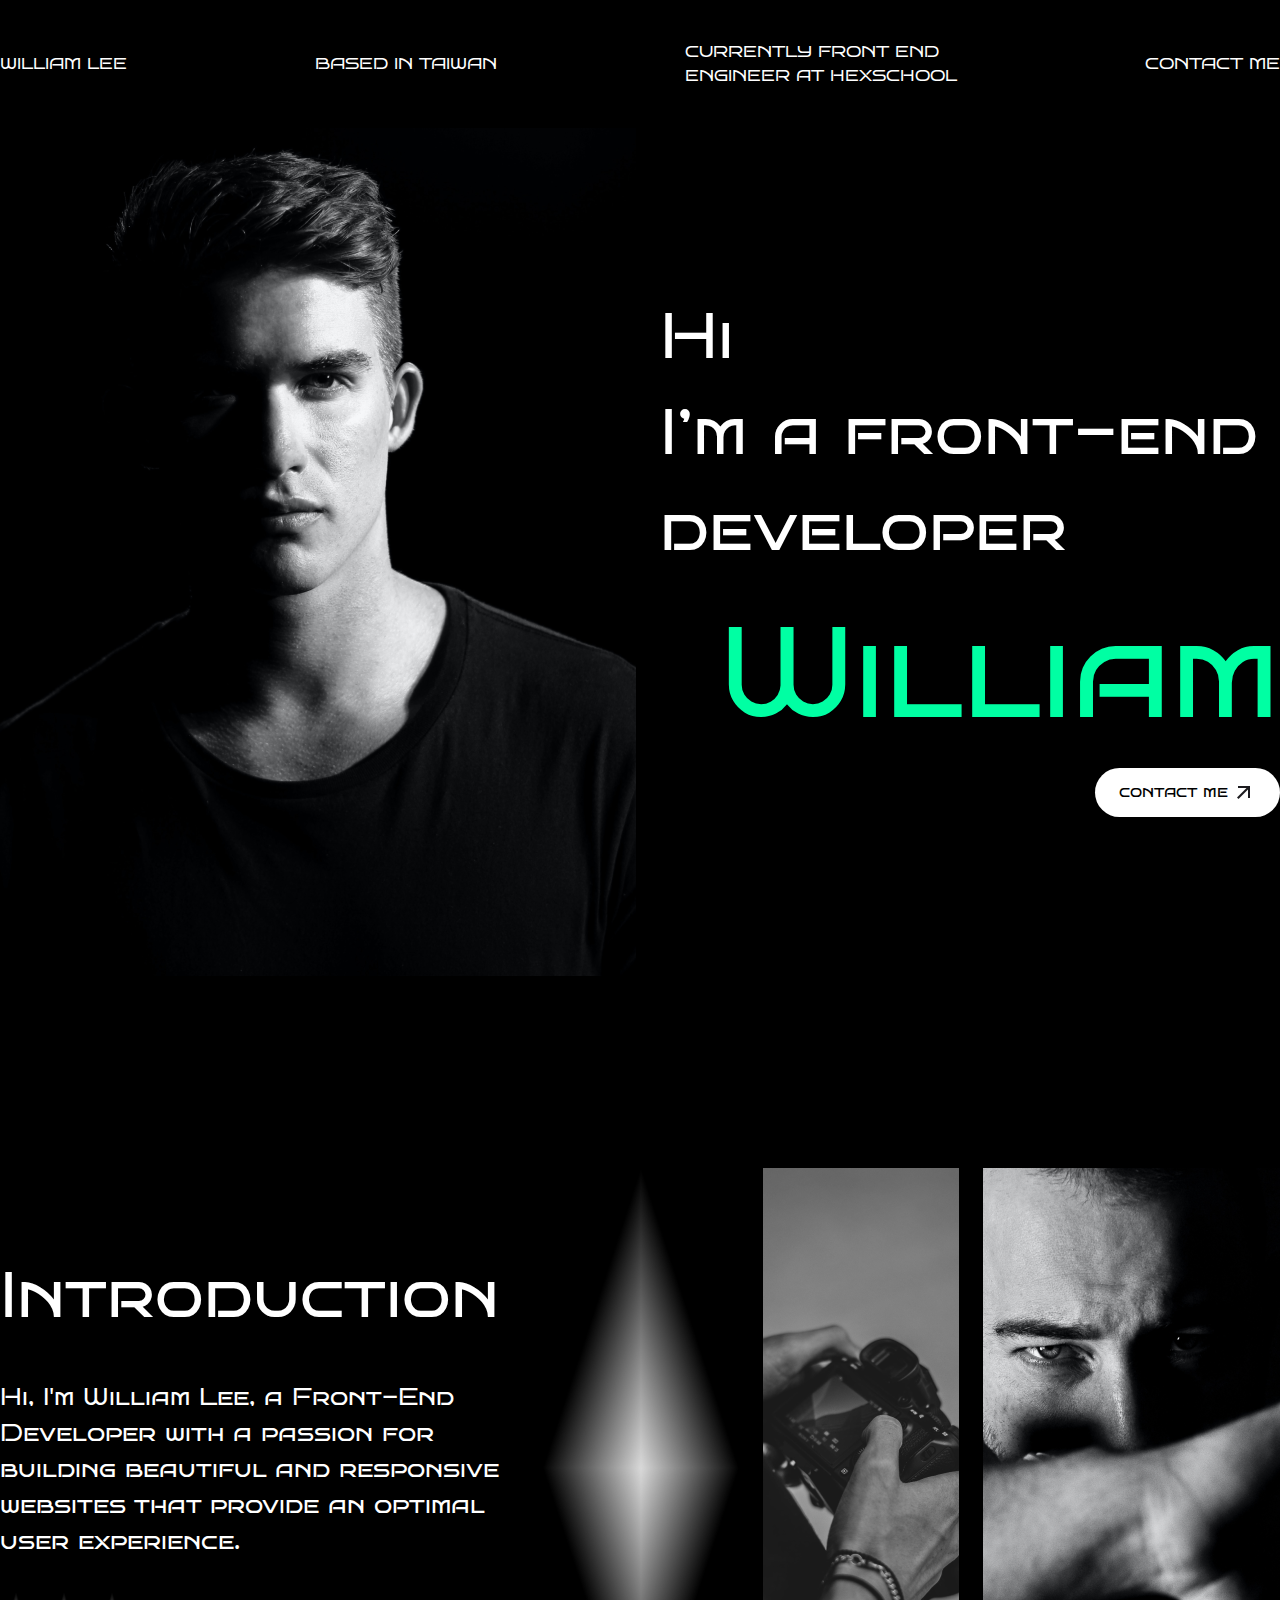
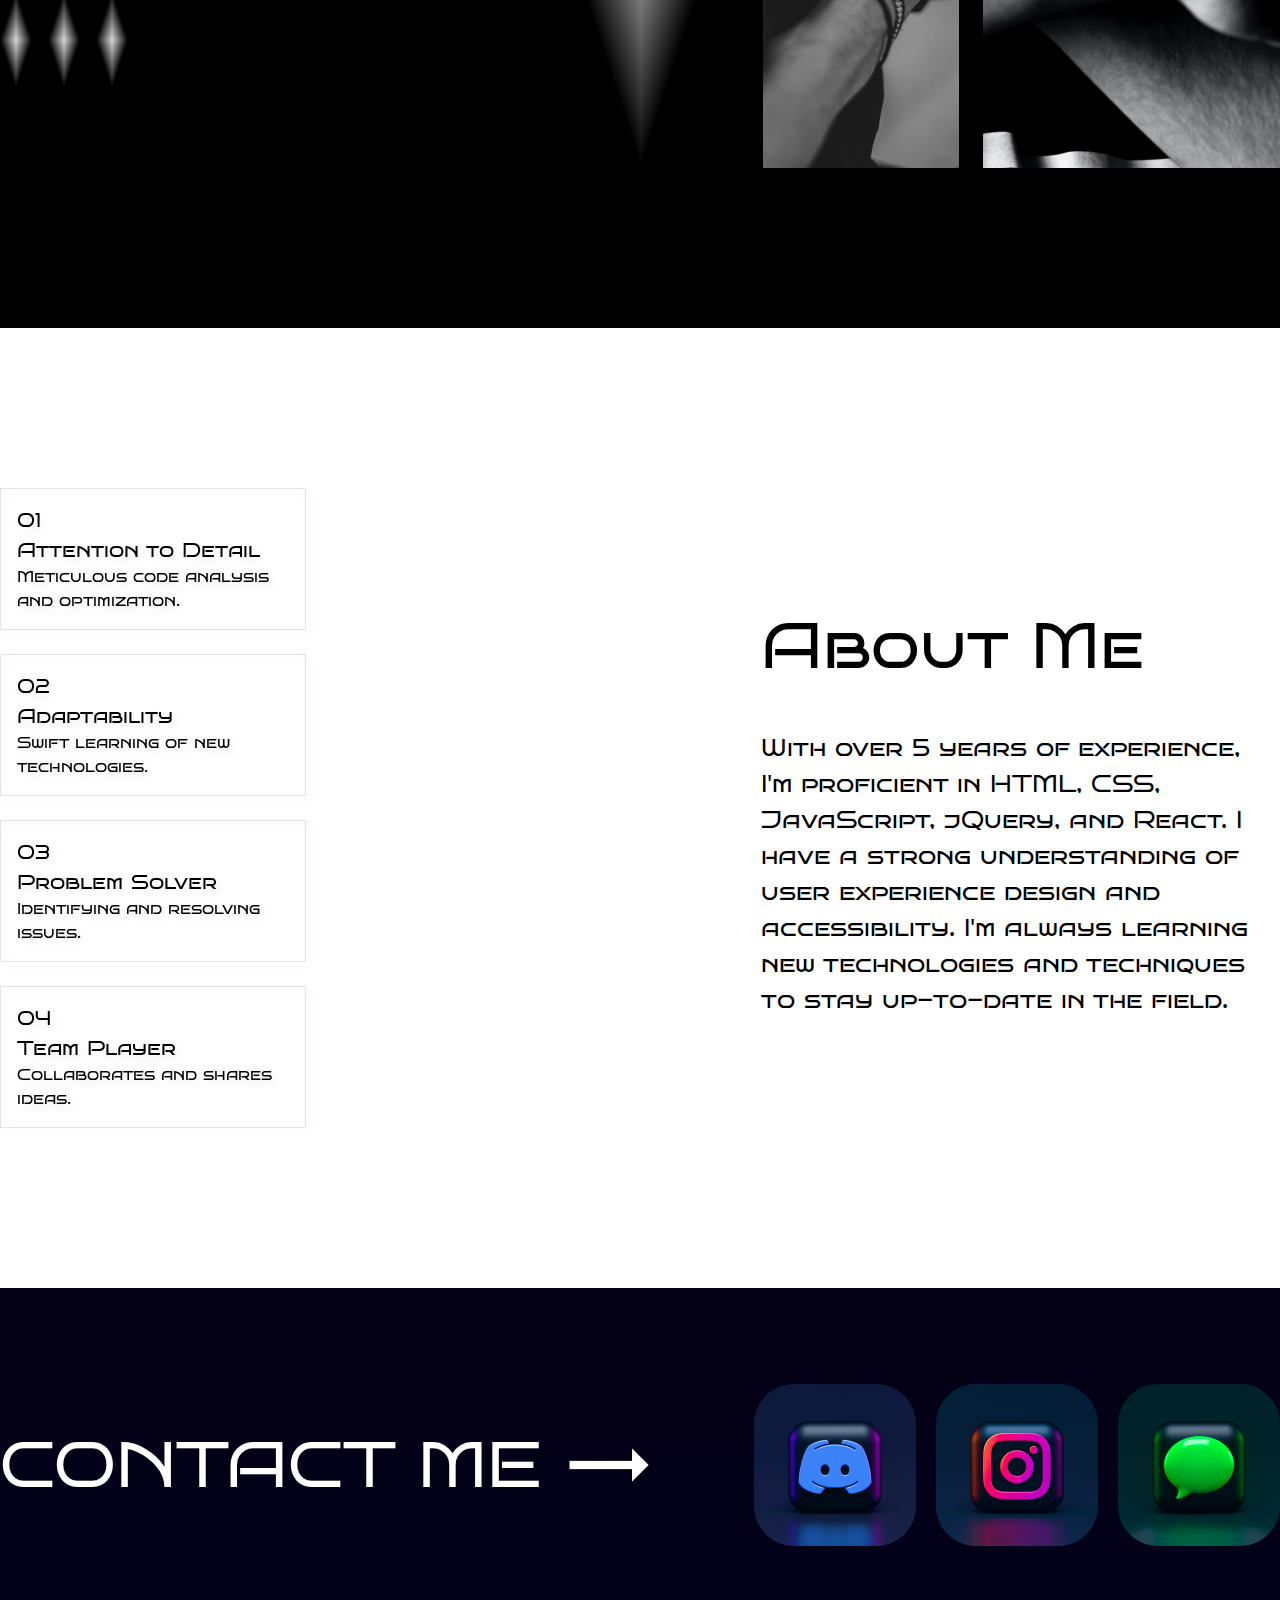
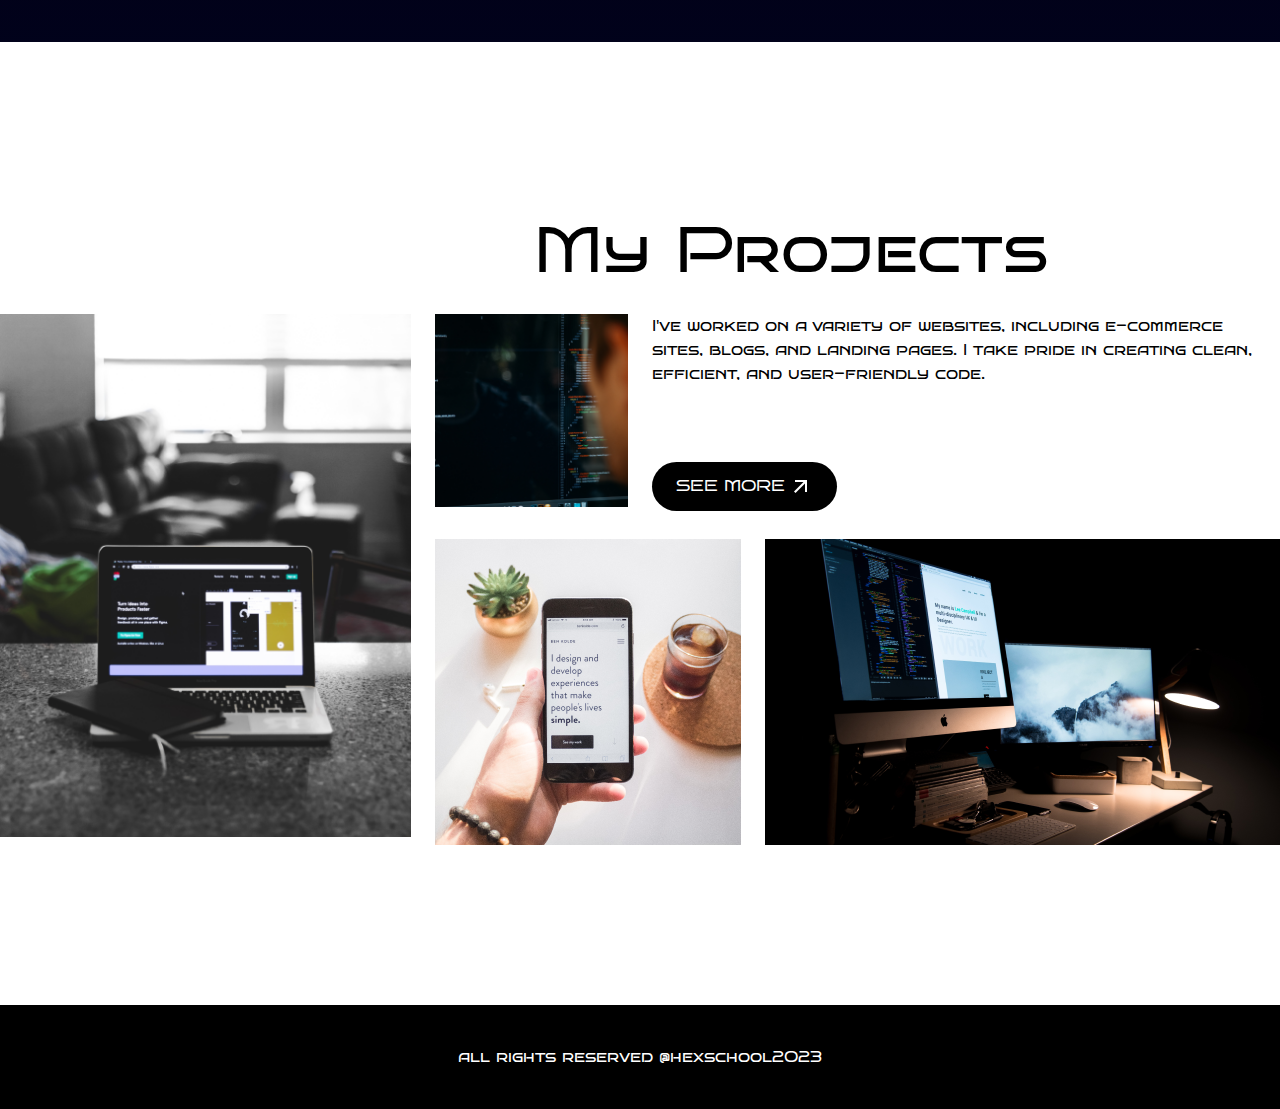
<file: week2/week2 (modified).html>
<!DOCTYPE html>
<html lang="en">
  <head>
    <meta charset="UTF-8" />
    <meta name="viewport" content="width=device-width, initial-scale=1.0" />
    <title>第二週 - 個人網站</title>
    <link rel="preconnect" href="https://fonts.googleapis.com" />
    <link rel="preconnect" href="https://fonts.gstatic.com" crossorigin />
    <link
      href="https://fonts.googleapis.com/css2?family=Bruno+Ace+SC&display=swap"
      rel="stylesheet"
    />
    <link rel="stylesheet" href="css/reset.css" />
    <link rel="stylesheet" href="css/week2 (modified).css" />
    <link rel="stylesheet" href="css/utilities.css">
  </head>
  <body>
    <div class="container pb-32">
      <nav class="py-40">
        <ul class="flex justify-between items-center">
          <li class="text-white">
            WILLIAM LEE
          </li>
          <li class="text-white">
            BASED IN TAIWAN
          </li>
          <li class="text-white">
            CURRENTLY FRONT END<br />ENGINEER AT HEXSCHOOL
          </li>
          <li>
            <a href="#" class="text-white">CONTACT ME</a>
          </li>
        </ul>
      </nav>

      <div class="flex items-center gap-24 text-white">
        <img src="./images-2023week2/people.png" alt="" />
        <div class="w-636">
          <p class="text-64">Hi<br />I’m a front-end developer</p>
          <h1 class="text-128 text-green text-right">William</h1>
          <div class="text-right">
            <a href="" class="btn-white text-black inline-block"
              >contact me<img
                src="./images-2023week2/arrow_outward.png"
                alt=""
                class="pl-4"
            /></a>
          </div>
        </div>
      </div>
    </div>

    <div class="bg-1 py-160">
      <div class="container flex gap-24 items-center">
        <div class="text-white w-526">
          <h2 class="text-64 mb-36">Introduction</h2>
          <p class="text-24 mb-32">Hi, I'm William Lee, a Front-End Developer with a passion for building beautiful and responsive websites that provide an optimal user experience.</p>
          <div class="flex gap-16 w-128 h-98">
            <img src="./images-2023week2/sparkle.png" alt="sparkle"></img>
            <img src="./images-2023week2/sparkle.png" alt="sparkle"></img>
            <img src="./images-2023week2/sparkle.png" alt="sparkle"></img>
          </div>
        </div>
        <div class="flex gap-24">
          <img src="./images-2023week2/sparkle.png" alt="sparkle"></img>
          <img src="./images-2023week2/photographer.png" alt="photographer"></img>
          <img src="./images-2023week2/people-2.png" alt=""></img>
        </div>
      </div>
    </div>
    <div class="bg-white py-160">
      <div class="container flex gap-134 items-center">
        <div class="w-636 flex flex-wrap gap-24">
          <div>
            <ul class="w-306 gap-4 p-16 border">
              <li class="text-20">01</li>
              <li class="text-20">Attention to Detail</li>
              <li>Meticulous code analysis and optimization.</li>
            </ul>
          </div>
          <div>
            <ul class="w-306 gap-4 p-16 border">
              <li class="text-20">02</li>
              <li class="text-20">Adaptability</li>
              <li>Swift learning of new technologies.</li>
            </ul>
          </div>
          <div>
            <ul class="w-306 gap-4 p-16 border">
              <li class="text-20">03</li>
              <li class="text-20">Problem Solver</li>
              <li>Identifying and resolving issues.</li>
            </ul>
          </div>
          <div>
            <ul class="w-306 gap-4 p-16 border">
              <li class="text-20">04</li>
              <li class="text-20">Team Player</li>
              <li>Collaborates and shares ideas.</li>
            </ul>
          </div>
        </div>
        <div class="w-526">
          <h2 class="text-64 mb-36">About Me</h2>
          <p class="text-24">With over 5 years of experience, I'm proficient in HTML, CSS, JavaScript, jQuery, and React. I have a strong understanding of user experience design and accessibility. I'm always learning new technologies and techniques to stay up-to-date in the field.</p>
        </div>
      </div>
    </div>

    <div class="bg-gradient py-96">
      <div class="container flex justify-between items-center">
        <div class="flex gap-16 items-center">
          <p class="text-white text-64 inline-block"
            >CONTACT ME</p>
          <img
              src="./images-2023week2/trending_flat_black_24dp 1.png"
              alt="block"
          />
        </div>
        <div class="media-menu">
          <ul class="flex gap-20">
            <li class="media-item">
              <a href="#">
                <img
                  src="./images-2023week2/discord.png"
                  alt="discord"
                />
              </a>
            </li>
            <li class="media-item">
              <a href="#">
                <img
                  src="./images-2023week2/instagram.png"
                  alt="instagram"
                />
              </a>
            </li>
            <li class="media-item">
              <a href="#">
                <img
                  src="./images-2023week2/message.png"
                  alt="message"
                />
              </a>
            </li>
          </ul>
        </div>
      </div>
    </div>

    <div class="bg-white py-160">
      <div class="container flex-cloumn">
        <h2 class="text-64 w-746 ml-auto mb-16">My Projects</h2>
        <div class="flex gap-24">
          <div>
            <img src="./images-2023week2/Rectangle 10.png" alt="">
          </div>

          <div>
            <div class="flex gap-24 mb-28">
              <div>
                <img src="./images-2023week2/Rectangle 15.png" alt="" />
              </div>
              <div class="w-636">
                <p class="mb-76">I've worked on a variety of websites, including e-commerce sites, blogs, and landing pages. I take pride in creating clean, efficient, and user-friendly code.</p>
                <div>
                  <a href="" class="btn-black text-white inline-block"
                    >SEE MORE<img
                      src="./images-2023week2/arrow_outward-white.png"
                      alt=""
                      class="pl-4"
                  /></a>
                </div>
              </div>
            </div>

            <div class="flex gap-24">
              <img src="./images-2023week2/Rectangle 14.png" alt="">
              <img src="./images-2023week2/Rectangle 29.png" alt="">
            </div>
          </div>
        </div>
      </div>
    </div>

    <footer>
      <div class="py-40">
        <p class="text-white text-certer">all rights reserved @hexschool2023</p>
      </div>
    </footer>
  </body>
</html>
</file>
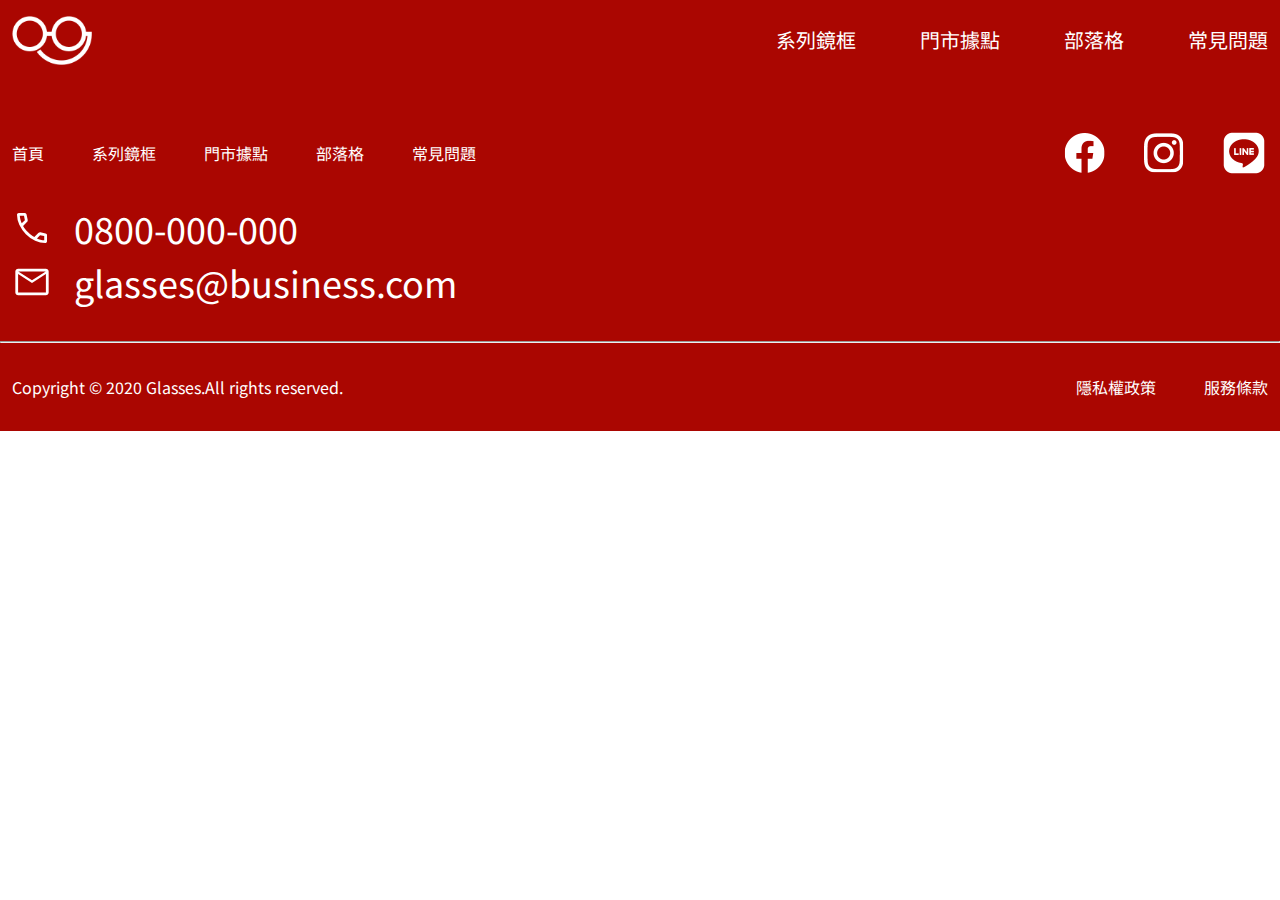
<file: week3/week3.html>
<!DOCTYPE html>
<html lang="en">
  <head>
    <meta charset="UTF-8" />
    <meta name="viewport" content="width=device-width, initial-scale=1.0" />
    <title>第三週 - RWD 網站</title>
    <link rel="preconnect" href="https://fonts.googleapis.com" />
    <link rel="preconnect" href="https://fonts.gstatic.com" crossorigin />
    <link
      href="https://fonts.googleapis.com/css2?family=Noto+Sans+TC:wght@100..900&family=Roboto:ital,wght@0,100;0,300;0,400;0,500;0,700;0,900;1,100;1,300;1,400;1,500;1,700;1,900&display=swap"
      rel="stylesheet"
    />
    <link
      rel="stylesheet"
      href="https://fonts.googleapis.com/css2?family=Material+Symbols+Outlined:opsz,wght,FILL,GRAD@20..48,100..700,0..1,-50..200"
    />
    <link rel="stylesheet" href="css/reset.css" />
    <link rel="stylesheet" href="css/week3.css" />
  </head>
  <body>
    <nav class="bg-red">
      <div
        class="nav-container py-16 flex items-center justify-between md-flex-wrap md-pb-0 container"
      >
        <img
          src="images-week3-4/logo-white.png"
          alt="logo"
          class="w-80 logo-image"
        />
        <div>
          <ul class="nav-menu flex md-flex-wrap gap-64">
            <li class="md-w50">
              <a href="#" class="text-white text-20 md-text-16">系列鏡框</a>
            </li>
            <li class="md-w50">
              <a href="#" class="text-white text-20 md-text-16">門市據點</a>
            </li>
            <li class="md-w50">
              <a href="#" class="text-white text-20 md-text-16">部落格</a>
            </li>
            <li class="md-w50">
              <a href="#" class="text-white text-20 md-text-16">常見問題</a>
            </li>
          </ul>
        </div>
      </div>
    </nav>

    <footer class="bg-red">
      <div class="flex flex-col footer-md-flex md-pt-24 container">
        <div class="flex items-center justify-between pt-48 md-pt-0 mb-24">
          <div class="hidden">
            <ul class="flex gap-48">
              <li><a href="#" class="text-white">首頁</a></li>
              <li><a href="#" class="text-white">系列鏡框</a></li>
              <li><a href="#" class="text-white">門市據點</a></li>
              <li><a href="#" class="text-white">部落格</a></li>
              <li><a href="#" class="text-white">常見問題</a></li>
            </ul>
          </div>
          <div>
            <ul class="media-menu flex gap-32">
              <li class="media-item">
                <a href="#">
                  <img
                    src="./images-week3-4/ic-social-fb.png"
                    alt="fb"
                    class="w-48"
                  />
                </a>
              </li>
              <li class="media-item">
                <a href="#">
                  <img
                    src="./images-week3-4/ic_social_ig.png"
                    alt="instagram"
                    class="w-48"
                  />
                </a>
              </li>
              <li class="media-item">
                <a href="#">
                  <img
                    src="./images-week3-4/ic_social_line.png"
                    alt="line"
                    class="w-48"
                  />
                </a>
              </li>
            </ul>
          </div>
        </div>
        <div class="mb-32 md-mb-20">
          <ul class="contact-menu">
            <li class="flex gap-22 md-gap-11">
              <img
                src="images-week3-4/call_36dp_FFFFFF_FILL0_wght400_GRAD0_opsz40.svg"
                alt=""
                class="contact-image"
              />
              <a href="tel:0800-000-000" class="text-white text-36 md-text-16"
                >0800-000-000</a
              >
            </li>
            <li class="flex gap-22 md-gap-11">
              <img
                src="images-week3-4/mail_36dp_FFFFFF_FILL0_wght400_GRAD0_opsz40.svg"
                alt=""
                class="contact-image"
              />
              <a
                href="mailto:glasses@business.com"
                class="text-white text-36 md-text-16"
                >glasses@business.com</a
              >
            </li>
          </ul>
        </div>
      </div>

      <hr class="hr mb-32 md-mb-20 container" />
      <div class="flex justify-between md-flex-col container">
        <p class="text-white">Copyright © 2020 Glasses.All rights reserved.</p>
        <div class="terms flex md-flex-col gap-48 mb-32">
          <a href="#" class="text-white">隱私權政策</a>
          <a href="#" class="text-white">服務條款</a>
        </div>
      </div>
    </footer>
  </body>
</html>
</file>
<file: week2/css/week2 (modified).css>
*,
*:before,
*:after {
  box-sizing: border-box;
}

body {
  font-family: "Bruno Ace SC", sans-serif;
  line-height: 1.5;
  background: #000000;
}

img {
  max-width: 100%;
  height: auto;
  /*  清除圖片下方的空間  */
  vertical-align: middle;
}

a {
  text-decoration: none;
}

.container {
  max-width: 1296px;
  margin: 0 auto;
}

.border {
  border-width: 1px;
  border-style: solid;
  border-color: #e3e3e3;
  filter: drop-shadow(4px 4px 4px rgba(0, 0, 0, 0.08));
  /* box-shadow: 4px 4px 4px 0px rgba(0, 0, 0, 0.08); */
}

.media-item img:hover {
  border-radius: 40px;
  box-shadow: 0px 0px 16px 3px rgba(144, 148, 255, 0.9),
    0px 4px 4px 0px rgba(0, 0, 0, 0.25);
}
</file>
<file: week2/css/utilities.css>
.w-746 {
  width: 746px;
}
.w-636 {
  width: 636px;
}
.w-526 {
  width: 526px;
}
.w-306 {
  width: 306px;
}
.w-128 {
  width: 128px;
}

.h-98 {
  height: 98px;
}

.flex {
  display: flex;
}
.flex-col {
  flex-direction: column;
}
.flex-wrap {
  flex-wrap: wrap;
}
.justify-between {
  justify-content: space-between;
}
.items-center {
  align-items: center;
}
.block {
  display: block;
}
.inline-block {
  display: inline-block;
}

.gap-189 {
  gap: 189.83px;
}
.gap-134 {
  gap: 134px;
}
.gap-28 {
  gap: 28px;
}
.gap-24 {
  gap: 24px;
}
.gap-20 {
  gap: 20px;
}
.gap-16 {
  gap: 16px;
}
.gap-4 {
  gap: 4px;
}

.p-16 {
  padding: 16px;
}
.pl-4 {
  padding-left: 4px;
}
.pb-32 {
  padding-bottom: 32px;
}
.py-160 {
  padding: 160px 0px;
}
.py-96 {
  padding: 96px 0px;
}
.py-40 {
  padding: 40px 0px;
}

.ml-auto {
  margin-left: auto;
}
.mb-76 {
  margin-bottom: 76px;
}
.mb-36 {
  margin-bottom: 36px;
}
.mb-32 {
  margin-bottom: 32px;
}
.mb-28 {
  margin-bottom: 28px;
}
.mb-16 {
  margin-bottom: 16px;
}

.text-20 {
  font-size: 20px;
}
.text-24 {
  font-size: 24px;
}
.text-64 {
  font-size: 64px;
}
.text-128 {
  font-size: 128px;
}

.text-white {
  color: #ffffff;
}
.text-black {
  color: #000000;
}
.text-green {
  color: #00ffa3;
}

.text-right {
  text-align: right;
}
.text-certer {
  text-align: center;
}

.btn-white {
  background: #ffffff;
  border-radius: 32px;
  padding: 12px 24px;
}
.btn-black {
  background: #000000;
  border-radius: 32px;
  padding: 12px 24px;
}
.btn-white:hover,
.btn-black:hover {
  outline: 5px solid #00ffa3;
}

.bg-intro {
  background: url(../images-2023week2/background-img.png) no-repeat;
  background-size: cover;
  height: 920px;
}
.bg-white {
  background: white;
}
.bg-gradient {
  background: linear-gradient(180deg, #050014 0%, rgba(1, 2, 30, 0.89) 100%);
}
</file>
<file: week3/css/week3.css>
*,
*:before,
*:after {
  box-sizing: border-box;
}

body {
  font-family: "Noto Sans TC", "Roboto", sans-serif;
  line-height: 1.5;
  background: #ffffff;
}

img {
  max-width: 100%;
  height: auto;
  /*  清除圖片下方的空間  */
  vertical-align: middle;
}

a {
  text-decoration: none;
}

.container {
  max-width: 1296px;
  margin: 0 auto;
  padding-left: 12px;
  padding-right: 12px;
}
.w-80 {
  width: 80px;
}
.w-48 {
  width: 48px;
}

.flex {
  display: flex;
}
.flex-row {
  flex-direction: row;
}
.flex-col {
  flex-direction: column;
}
.flex-wrap {
  flex-wrap: wrap;
}
.items-center {
  align-items: center;
}
.justify-between {
  justify-content: space-between;
}
.block {
  display: block;
}
.inline-block {
  display: inline-block;
}

.gap-64 {
  gap: 64px;
}
.gap-48 {
  gap: 48px;
}
.gap-32 {
  gap: 32px;
}
.gap-22 {
  gap: 22px;
}

.py-16 {
  padding-top: 16px;
  padding-bottom: 16px;
}
.pt-48 {
  padding-top: 48px;
}

.mb-32 {
  margin-bottom: 32px;
}
.mb-24 {
  margin-bottom: 24px;
}

.text-36 {
  font-size: 36px;
}
.text-20 {
  font-size: 20px;
}

.text-white {
  color: #ffffff;
}

.text-right {
  text-align: right;
}
.text-certer {
  text-align: center;
}

.bg-red {
  background: #aa0601;
}

@media (max-width: 767px) {
  .container {
    max-width: 100%;
    padding-left: 36px;
    padding-right: 36px;
  }

  .media-menu {
    gap: 16px;
  }

  .media-item {
    width: 40px;
    height: auto;
  }

  .hr {
    margin-left: 36px;
    margin-right: 36px;
  }

  .terms {
    margin-bottom: 40px;
  }
}

@media (max-width: 375px) {
  .container {
    max-width: 100%;
    padding-left: 13px;
    padding-right: 14px;
  }
  .logo-image {
    align-self: flex-start;
    padding-left: 15px;
    padding-bottom: 16px;
  }
  .nav-container {
    flex-direction: column;
    align-items: normal;
    padding-left: 0;
    padding-right: 0;
  }
  .nav-menu {
    gap: 0;
  }
  .md-flex-wrap {
    flex-wrap: wrap;
  }

  .md-pb-0 {
    padding-bottom: 0;
  }

  .md-w50 {
    width: 50%;
    padding-top: 12px;
    padding-bottom: 12px;
    text-align: center;
    border: 1px #ffffff solid;
  }

  .media-menu {
    gap: 8px;
  }

  .media-item {
    width: 24px;
    height: auto;
  }

  .hr {
    margin-left: 13px;
    margin-right: 14px;
  }

  .md-mb-20 {
    margin-bottom: 20px;
  }

  .md-gap-11 {
    gap: 11px;
  }

  .contact-image {
    width: 20px;
  }

  .hidden {
    display: none;
  }

  .md-text-16 {
    font-size: 16px;
  }

  .md-flex-col {
    flex-direction: column;
  }

  .terms {
    justify-content: normal;
    gap: 8px;
    margin-top: 8px;
    margin-bottom: 24px;
  }

  .footer-md-flex {
    flex-direction: row-reverse;
    justify-content: space-between;
    align-items: flex-start;
  }

  .md-pt-0 {
    padding-top: 0px;
  }

  .md-pt-24 {
    padding-top: 24px;
  }
}
</file>
